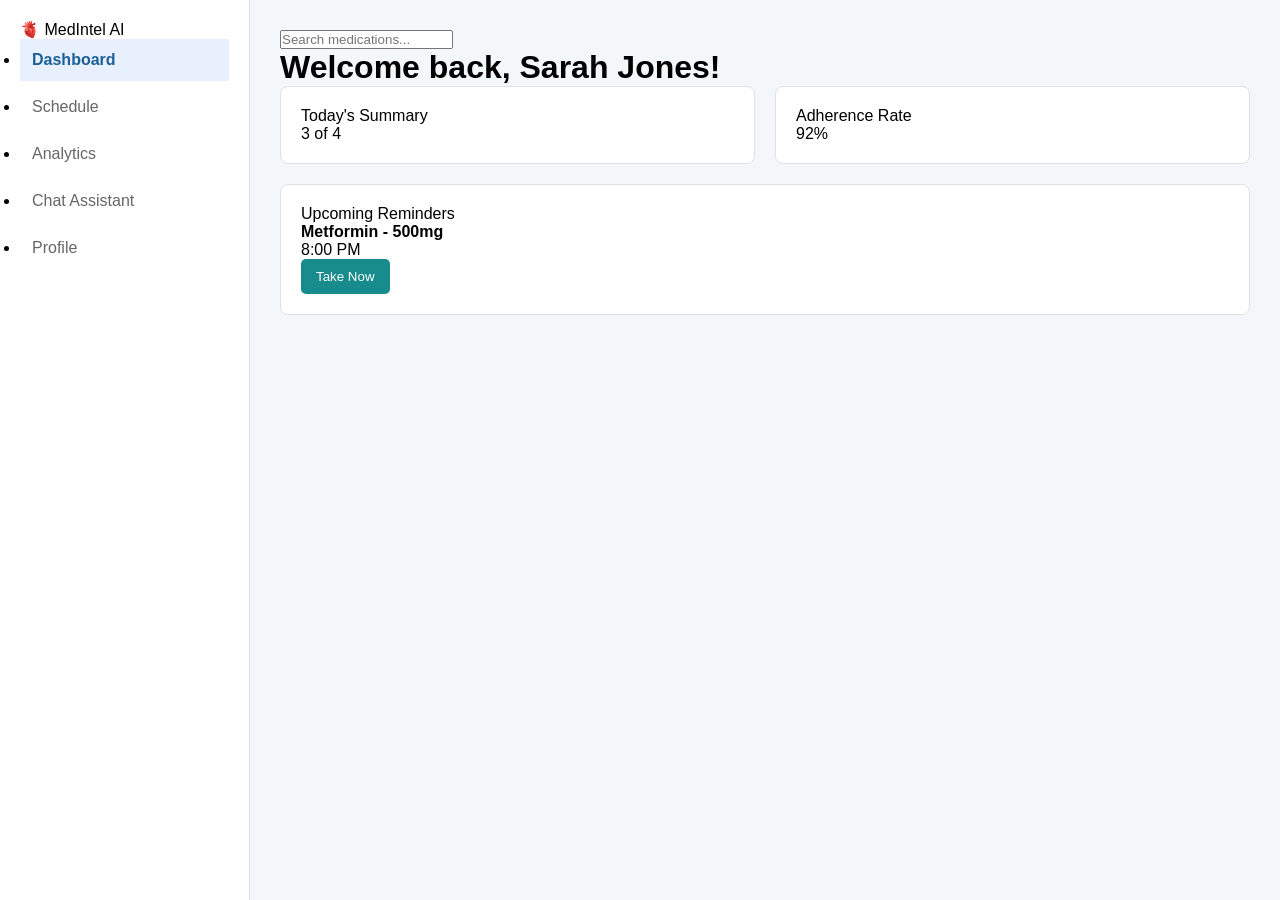
<file: frontend/index.html>
<!DOCTYPE html>
<html lang="en">
<head>
    <meta charset="UTF-8">
    <meta name="viewport" content="width=device-width, initial-scale=1.0">
    <title>MedIntel AI - Dashboard</title>
    <link rel="stylesheet" href="css/style.css">
</head>
<body>
    <aside class="sidebar">
        <div class="brand-header">🫀 MedIntel AI</div>
        <ul class="nav-links">
            <li><a href="index.html" class="nav-item active">Dashboard</a></li>
            <li><a href="medications.html" class="nav-item">Schedule</a></li>
            <li><a href="analytics.html" class="nav-item">Analytics</a></li>
            <li><a href="chatbot.html" class="nav-item">Chat Assistant</a></li>
            <li><a href="profile.html" class="nav-item">Profile</a></li>
        </ul>
    </aside>

    <main class="main-wrapper">
        <header class="topbar">
            <input type="text" class="search-bar" placeholder="Search medications...">
        </header>

        <div class="content-area">
            <h1 class="page-title">Welcome back, Sarah Jones!</h1>
            
            <div class="grid-row">
                <div class="card col-1">
                    <div class="card-header">Today's Summary</div>
                    <div class="metric-value">3 of 4</div>
                </div>
                <div class="card col-1">
                    <div class="card-header">Adherence Rate</div>
                    <div class="metric-value">92%</div>
                </div>
            </div>

            <div class="grid-row">
                <div class="card col-2">
                    <div class="card-header">Upcoming Reminders</div>
                    <div class="reminder-item">
                        <h4>Metformin - 500mg</h4>
                        <p>8:00 PM</p>
                        <button class="btn-teal" onclick="triggerReminderModal()">Take Now</button>
                    </div>
                </div>
            </div>
        </div>
    </main>

    <div class="modal-overlay" id="reminderModal">
        <div class="modal-content">
            <h2 class="modal-header">Medication Reminder</h2>
            <p><strong>Metformin - 500mg</strong> at 8:00 PM</p>
            <div style="margin-top: 20px; display: flex; gap: 10px;">
                <button class="btn-primary" onclick="closeModal()">Take Now</button>
                <button class="btn-outline" onclick="closeModal()">Snooze</button>
            </div>
        </div>
    </div>

    <script src="js/app.js"></script>
</body>
</html>
</file>
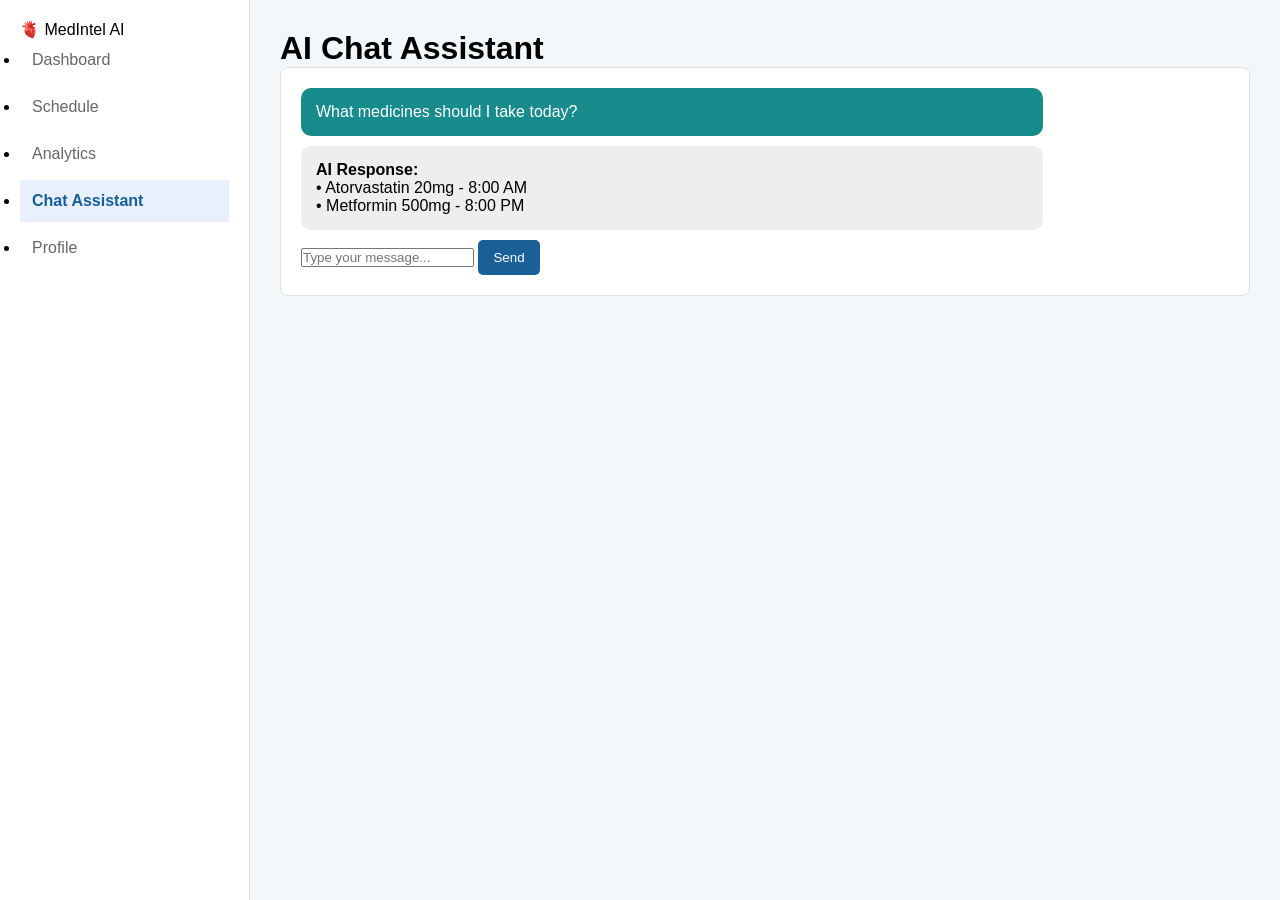
<file: frontend/chatbot.html>
<!DOCTYPE html>
<html lang="en">
<head>
    <meta charset="UTF-8">
    <meta name="viewport" content="width=device-width, initial-scale=1.0">
    <title>MedIntel AI - Chat</title>
    <link rel="stylesheet" href="css/style.css">
</head>
<body>
    <aside class="sidebar">
        <div class="brand-header">🫀 MedIntel AI</div>
        <ul class="nav-links">
            <li><a href="index.html" class="nav-item">Dashboard</a></li>
            <li><a href="medications.html" class="nav-item">Schedule</a></li>
            <li><a href="analytics.html" class="nav-item">Analytics</a></li>
            <li><a href="chatbot.html" class="nav-item active">Chat Assistant</a></li>
            <li><a href="profile.html" class="nav-item">Profile</a></li>
        </ul>
    </aside>

    <main class="main-wrapper">
        <div class="content-area">
            <h1 class="page-title">AI Chat Assistant</h1>
            
            <div class="grid-row">
                <div class="card col-2 chat-container">
                    <div class="chat-history">
                        <div class="chat-bubble bubble-user">What medicines should I take today?</div>
                        <div class="chat-bubble bubble-ai">
                            <strong>AI Response:</strong><br>
                            • Atorvastatin 20mg - 8:00 AM<br>
                            • Metformin 500mg - 8:00 PM
                        </div>
                    </div>
                    <div class="chat-input-area">
                        <input type="text" class="form-control" placeholder="Type your message...">
                        <button class="btn-primary">Send</button>
                    </div>
                </div>
            </div>
        </div>
    </main>
</body>
</html>
</file>
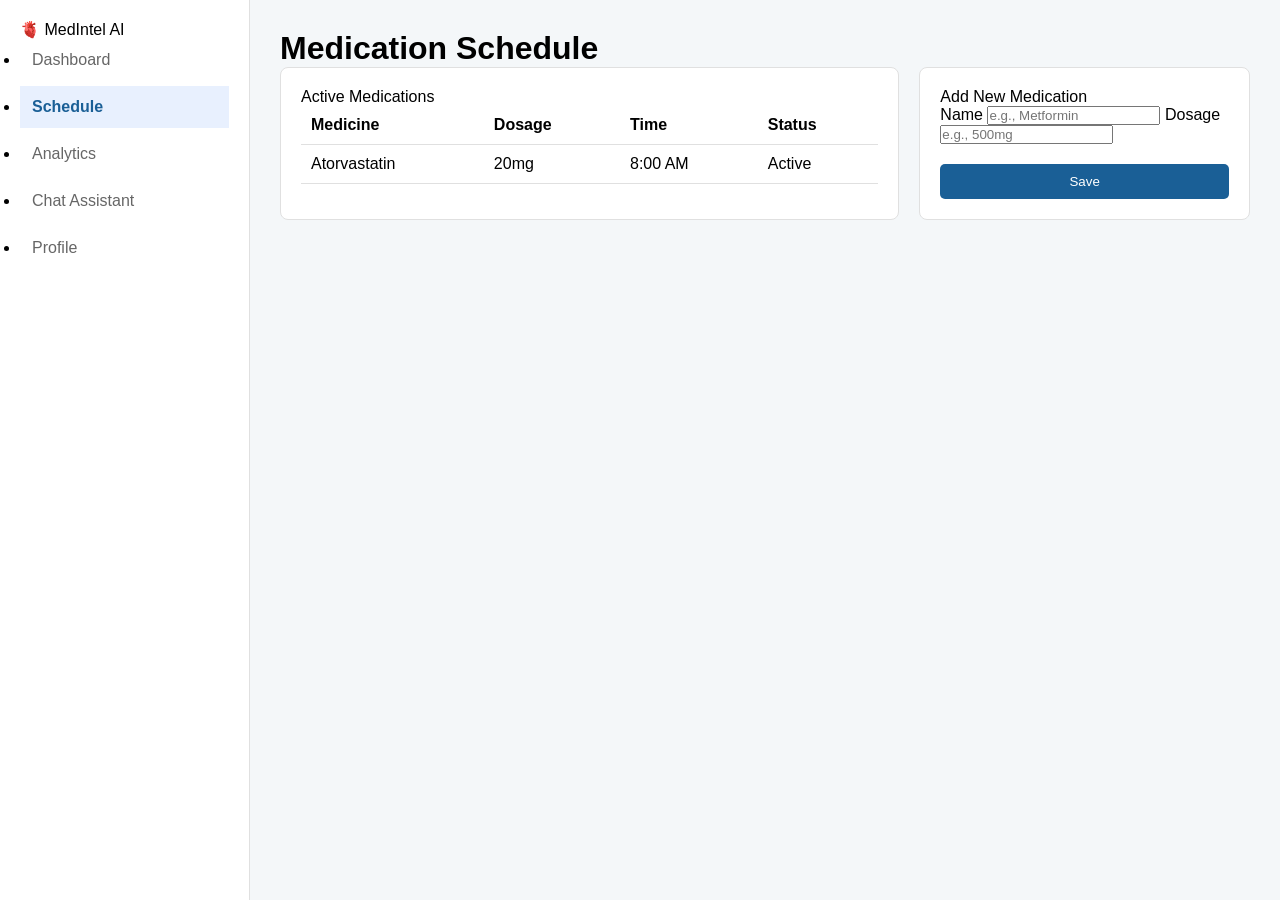
<file: frontend/evaluations.html>
<!DOCTYPE html>
<html lang="en">
<head>
    <meta charset="UTF-8">
    <meta name="viewport" content="width=device-width, initial-scale=1.0">
    <title>MedIntel AI - Schedule</title>
    <link rel="stylesheet" href="css/style.css">
</head>
<body>
    <aside class="sidebar">
        <div class="brand-header">🫀 MedIntel AI</div>
        <ul class="nav-links">
            <li><a href="index.html" class="nav-item">Dashboard</a></li>
            <li><a href="medications.html" class="nav-item active">Schedule</a></li>
            <li><a href="analytics.html" class="nav-item">Analytics</a></li>
            <li><a href="chatbot.html" class="nav-item">Chat Assistant</a></li>
            <li><a href="profile.html" class="nav-item">Profile</a></li>
        </ul>
    </aside>

    <main class="main-wrapper">
        <div class="content-area">
            <h1 class="page-title">Medication Schedule</h1>
            
            <div class="grid-row">
                <div class="card col-2">
                    <div class="card-header">Active Medications</div>
                    <table class="data-table">
                        <tr>
                            <th>Medicine</th>
                            <th>Dosage</th>
                            <th>Time</th>
                            <th>Status</th>
                        </tr>
                        <tr>
                            <td>Atorvastatin</td>
                            <td>20mg</td>
                            <td>8:00 AM</td>
                            <td><span class="status-badge status-active">Active</span></td>
                        </tr>
                    </table>
                </div>

                <div class="card col-1">
                    <div class="card-header">Add New Medication</div>
                    <form class="form-group">
                        <label class="form-label">Name</label>
                        <input type="text" class="form-control" placeholder="e.g., Metformin">
                        <label class="form-label" style="margin-top: 10px;">Dosage</label>
                        <input type="text" class="form-control" placeholder="e.g., 500mg">
                        <button type="button" class="btn-primary" style="margin-top: 20px; width: 100%;">Save</button>
                    </form>
                </div>
            </div>
        </div>
    </main>
</body>
</html>
</file>
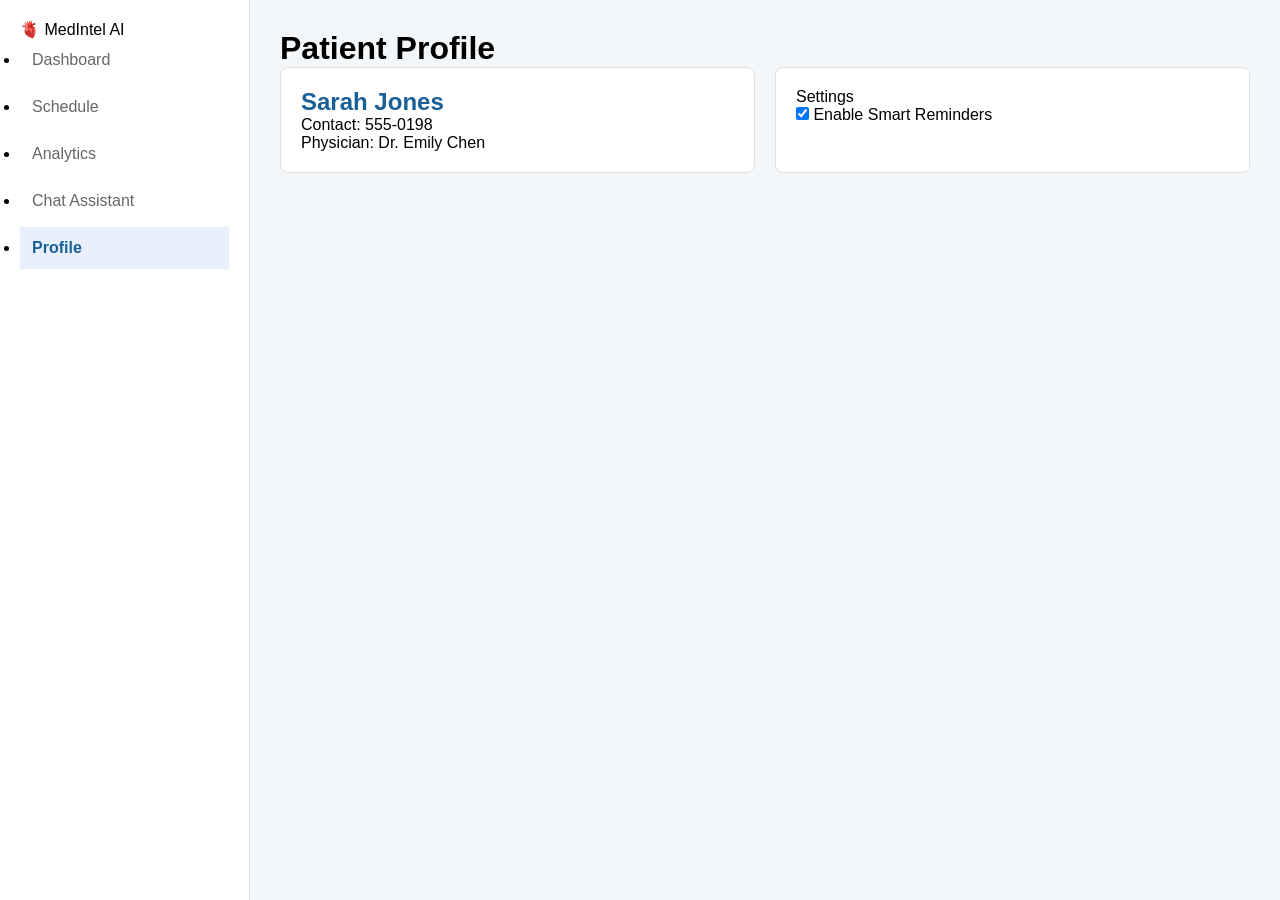
<file: frontend/profile.html>
<!DOCTYPE html>
<html lang="en">
<head>
    <meta charset="UTF-8">
    <meta name="viewport" content="width=device-width, initial-scale=1.0">
    <title>MedIntel AI - Profile</title>
    <link rel="stylesheet" href="css/style.css">
</head>
<body>
    <aside class="sidebar">
        <div class="brand-header">🫀 MedIntel AI</div>
        <ul class="nav-links">
            <li><a href="index.html" class="nav-item">Dashboard</a></li>
            <li><a href="medications.html" class="nav-item">Schedule</a></li>
            <li><a href="analytics.html" class="nav-item">Analytics</a></li>
            <li><a href="chatbot.html" class="nav-item">Chat Assistant</a></li>
            <li><a href="profile.html" class="nav-item active">Profile</a></li>
        </ul>
    </aside>

    <main class="main-wrapper">
        <div class="content-area">
            <h1 class="page-title">Patient Profile</h1>
            
            <div class="grid-row">
                <div class="card col-1">
                    <h2 style="color: var(--primary-blue);">Sarah Jones</h2>
                    <p>Contact: 555-0198</p>
                    <p>Physician: Dr. Emily Chen</p>
                </div>
                <div class="card col-1">
                    <div class="card-header">Settings</div>
                    <label>
                        <input type="checkbox" checked> Enable Smart Reminders
                    </label>
                </div>
            </div>
        </div>
    </main>
</body>
</html>
</file>
<file: frontend/css/style.css>
:root {
    --primary-blue: #1A5F96;
    --primary-teal: #188B8D;
    --bg-light: #F4F7F9;
    --white: #FFFFFF;
    --border-color: #E0E0E0;
}

* { margin: 0; padding: 0; box-sizing: border-box; font-family: sans-serif; }

body { display: flex; height: 100vh; background-color: var(--bg-light); }

/* Navigation */
.sidebar { width: 250px; background: var(--white); padding: 20px; border-right: 1px solid var(--border-color); }
.nav-item { display: block; padding: 12px; color: #666; text-decoration: none; margin-bottom: 5px; }
.nav-item.active { background: #E8F0FE; color: var(--primary-blue); font-weight: bold; }

/* Main Area */
.main-wrapper { flex: 1; padding: 30px; overflow-y: auto; }
.grid-row { display: flex; gap: 20px; margin-bottom: 20px; }
.col-1 { flex: 1; } .col-2 { flex: 2; }

/* Cards & Buttons */
.card { background: var(--white); padding: 20px; border-radius: 8px; border: 1px solid var(--border-color); }
.btn-primary { background: var(--primary-blue); color: white; border: none; padding: 10px 15px; border-radius: 5px; cursor: pointer; }
.btn-teal { background: var(--primary-teal); color: white; border: none; padding: 10px 15px; border-radius: 5px; cursor: pointer; }

/* Tables & Chat */
.data-table { width: 100%; border-collapse: collapse; text-align: left; }
.data-table th, .data-table td { padding: 10px; border-bottom: 1px solid var(--border-color); }
.chat-bubble { padding: 15px; border-radius: 10px; margin-bottom: 10px; max-width: 80%; }
.bubble-user { background: var(--primary-teal); color: white; align-self: flex-end; }
.bubble-ai { background: #EEE; color: black; }

/* Modal Overlay */
.modal-overlay { position: fixed; top: 0; left: 0; right: 0; bottom: 0; background: rgba(0,0,0,0.5); display: none; align-items: center; justify-content: center; }
.modal-content { background: white; padding: 30px; border-radius: 10px; width: 400px; }
</file>
